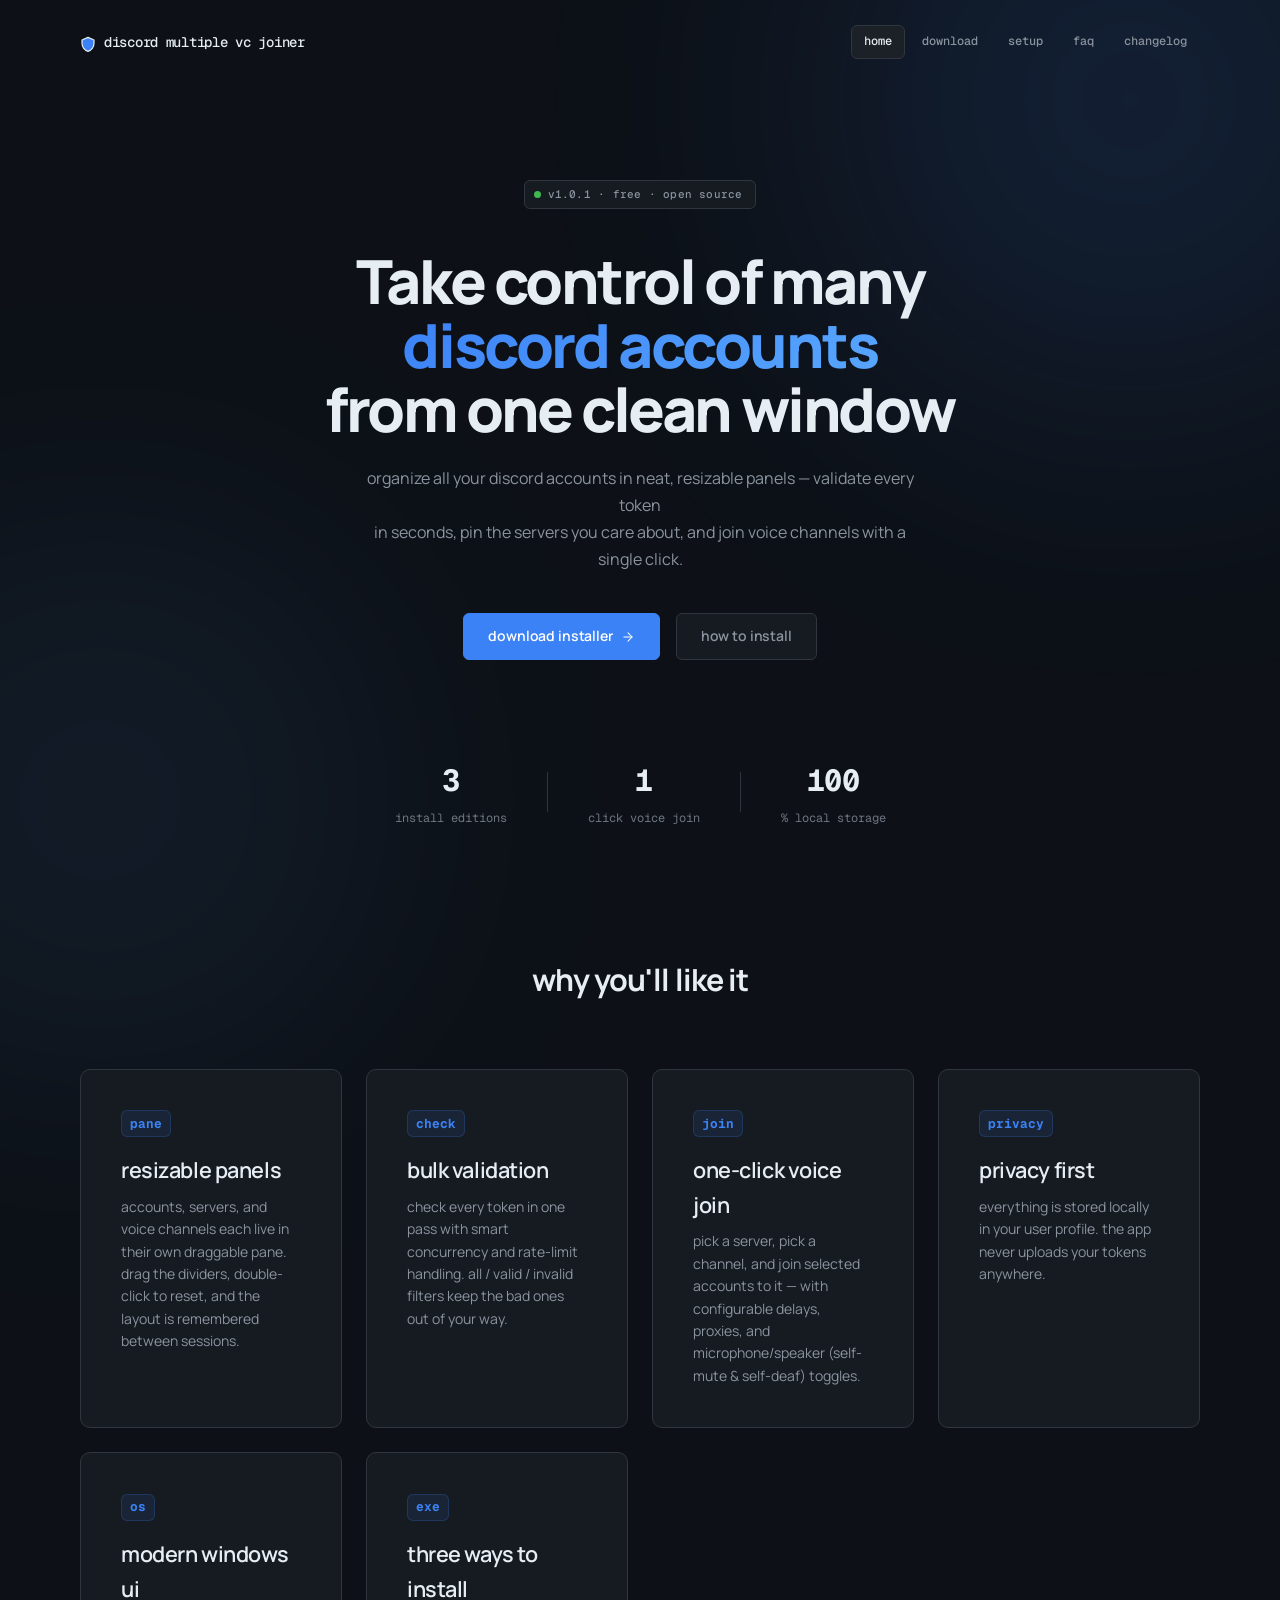
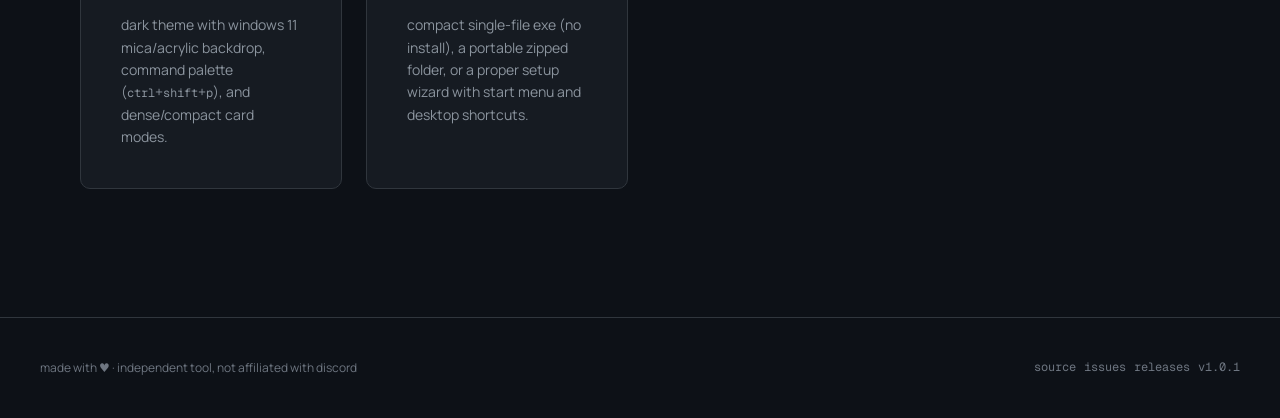
<file: docs/index.html>
<!DOCTYPE html>
<html lang="en">
<head>
<meta charset="utf-8">
<meta name="viewport" content="width=device-width, initial-scale=1">
<title>discord multiple vc joiner — join many voice channels from one window</title>
<meta name="description" content="Discord Multiple VC Joiner — a free, offline-first Windows desktop tool to join multiple Discord voice channels in bulk. Download the compact, portable, or installer edition.">
<link rel="icon" type="image/svg+xml" href="../assets/icon.svg">
<link rel="icon" type="image/png" sizes="32x32" href="../assets/icon-32.png">
<link rel="icon" type="image/png" sizes="16x16" href="../assets/icon-16.png">
<link rel="preconnect" href="https://fonts.googleapis.com">
<link rel="preconnect" href="https://fonts.gstatic.com" crossorigin>
<link href="https://fonts.googleapis.com/css2?family=Geist+Mono:wght@400;500;700&family=Manrope:wght@300;400;500;600;700;800&display=swap" rel="stylesheet">
<style>
    :root{--bg:#0d1117;--bg-card:#161b22;--bg-hover:#1c2128;--border:#30363d;--border-light:#484f58;--text:#e6edf3;--text-muted:#8b949e;--text-dim:#6e7681;--accent:#3B82F6;--accent-glow:rgba(59,130,246,.3);--accent-2:#58a6ff;--success:#3fb950;--warning:#d29922;--ff-body:'Manrope',system-ui,sans-serif;--ff-mono:'Geist Mono','SF Mono',monospace;--fs-hero:clamp(2.2rem,6vw,3.8rem);--fs-h1:clamp(1.8rem,4vw,2.6rem);--fs-h2:clamp(1.4rem,3vw,1.9rem);--fs-h3:clamp(1.1rem,2vw,1.35rem);--fs-body:1rem;--fs-small:.875rem;--fs-xs:.75rem;--fs-mono:.8rem;--fw-light:300;--fw-regular:400;--fw-medium:500;--fw-semi:600;--fw-bold:700;--fw-extra:800;--space-xs:.25rem;--space-sm:.5rem;--space-md:1rem;--space-lg:1.5rem;--space-xl:2.5rem;--space-2xl:4rem;--space-3xl:6rem;--radius-sm:6px;--radius-md:10px;--radius-full:9999px;--ease:cubic-bezier(.4,0,.2,1);--duration:.3s}
    *,*::before,*::after{box-sizing:border-box;margin:0;padding:0}html{scroll-behavior:smooth;-webkit-font-smoothing:antialiased}
    body{font-family:var(--ff-body);font-size:var(--fs-body);color:var(--text);background:var(--bg);min-height:100vh;overflow-x:hidden;line-height:1.6}
    a{color:inherit;text-decoration:none}
    .glow{position:fixed;border-radius:50%;filter:blur(140px);opacity:.25;pointer-events:none;z-index:0}
    .glow-1{width:600px;height:600px;background:var(--accent);top:-200px;right:-150px;opacity:.15}
    .glow-2{width:500px;height:500px;background:var(--accent-2);bottom:-150px;left:-150px;opacity:.1}
    .landing{position:relative;min-height:100vh}
    .nav{position:relative;z-index:10;display:flex;align-items:center;justify-content:space-between;padding:var(--space-lg) var(--space-xl);max-width:1200px;margin:0 auto}
    .logo{display:flex;align-items:center;gap:var(--space-sm)}
    .logo-icon{font-size:1.4rem;color:var(--accent)}
    .logo-text{font-family:var(--ff-mono);font-size:var(--fs-small);font-weight:var(--fw-medium);letter-spacing:-.02em;text-transform:lowercase}
    .nav-links{display:flex;gap:var(--space-xs)}
    .nav-link{font-family:var(--ff-mono);font-size:var(--fs-xs);font-weight:var(--fw-medium);color:var(--text-muted);text-transform:lowercase;padding:.4rem .75rem;border-radius:var(--radius-sm);border:1px solid transparent;transition:all var(--duration) var(--ease)}
    .nav-link:hover,.nav-link.active{color:var(--text);background:var(--bg-hover);border-color:var(--border)}
    .btn{display:inline-flex;align-items:center;gap:var(--space-sm);padding:.7rem 1.5rem;border-radius:var(--radius-sm);font-family:var(--ff-body);font-size:var(--fs-small);font-weight:var(--fw-semi);letter-spacing:-.01em;transition:all var(--duration) var(--ease)}
    .btn-primary{background:var(--accent);color:#fff;border:1px solid var(--accent)}
    .btn-primary:hover{background:#2563eb;border-color:#2563eb;transform:translateY(-1px);box-shadow:0 4px 20px var(--accent-glow)}
    .btn-ghost{border:1px solid var(--border);color:var(--text-muted);background:var(--bg-card)}
    .btn-ghost:hover{border-color:var(--border-light);color:var(--text);background:var(--bg-hover)}
    .btn-arrow{transition:transform var(--duration) var(--ease)}.btn:hover .btn-arrow{transform:translateX(3px)}
    .hero{position:relative;z-index:1;max-width:1200px;margin:0 auto;padding:var(--space-3xl) var(--space-xl) var(--space-2xl);text-align:center}
    .badge{display:inline-flex;align-items:center;gap:.4rem;padding:.3rem .8rem .3rem .6rem;background:var(--bg-card);border:1px solid var(--border);border-radius:var(--radius-sm);margin-bottom:var(--space-xl)}
    .badge-dot{width:7px;height:7px;border-radius:50%;background:var(--success);animation:pulse 2s infinite}
    .badge-text{font-family:var(--ff-mono);font-size:11px;font-weight:var(--fw-medium);color:var(--text-muted);text-transform:lowercase;letter-spacing:.02em}
    .hero-title{font-size:var(--fs-hero);font-weight:var(--fw-extra);line-height:1.05;letter-spacing:-.04em;margin-bottom:var(--space-lg)}
    .hero-highlight{background:linear-gradient(135deg,var(--accent),var(--accent-2));-webkit-background-clip:text;-webkit-text-fill-color:transparent;background-clip:text}
    .hero-subtitle{font-size:var(--fs-body);color:var(--text-muted);max-width:560px;margin:0 auto var(--space-xl);line-height:1.7}
    .hero-actions{display:flex;align-items:center;justify-content:center;gap:var(--space-md);margin-bottom:var(--space-3xl);flex-wrap:wrap}
    .hero-stats{display:flex;align-items:center;justify-content:center;gap:var(--space-xl);flex-wrap:wrap}
    .stat{display:flex;flex-direction:column;align-items:center}
    .stat-number{font-family:var(--ff-mono);font-size:var(--fs-h2);font-weight:var(--fw-bold);letter-spacing:-.03em}
    .stat-label{font-family:var(--ff-mono);font-size:var(--fs-xs);color:var(--text-dim);text-transform:lowercase;margin-top:var(--space-xs)}
    .stat-divider{width:1px;height:40px;background:var(--border)}
    .section{position:relative;z-index:1;max-width:1200px;margin:0 auto;padding:var(--space-2xl) var(--space-xl)}
    .section-title{font-size:var(--fs-h2);font-weight:var(--fw-bold);letter-spacing:-.03em;text-align:center;margin-bottom:var(--space-2xl)}
    .grid{display:grid;grid-template-columns:repeat(auto-fit,minmax(260px,1fr));gap:var(--space-lg)}
    .card{background:var(--bg-card);border:1px solid var(--border);border-radius:var(--radius-md);padding:var(--space-xl);transition:border-color var(--duration) var(--ease),transform var(--duration) var(--ease)}
    .card:hover{border-color:var(--accent);transform:translateY(-2px)}
    .card-title{font-size:var(--fs-h3);font-weight:var(--fw-semi);letter-spacing:-.02em;margin-bottom:var(--space-sm)}
    .card-desc{font-size:var(--fs-small);color:var(--text-muted);line-height:1.6}
    .card-monotag{font-family:var(--ff-mono);font-size:var(--fs-mono);font-weight:var(--fw-bold);color:var(--accent);margin-bottom:var(--space-md);display:inline-block;padding:.15rem .5rem;background:rgba(59,130,246,.1);border:1px solid rgba(59,130,246,.2);border-radius:var(--radius-sm)}
    .footer{position:relative;z-index:1;padding:var(--space-xl);border-top:1px solid var(--border);margin-top:var(--space-2xl)}
    .footer-inner{max-width:1200px;margin:0 auto;display:flex;justify-content:space-between;align-items:center;gap:var(--space-sm);flex-wrap:wrap}
    .footer-text{font-size:var(--fs-xs);color:var(--text-dim)}
    .footer-mono{font-family:var(--ff-mono);font-size:var(--fs-xs);color:var(--text-dim)}
    .footer-links{display:flex;gap:var(--space-sm)}
    .footer-links a{font-family:var(--ff-mono);font-size:var(--fs-xs);color:var(--text-dim);transition:color var(--duration) var(--ease);text-transform:lowercase}
    .footer-links a:hover{color:var(--accent)}
    @keyframes pulse{0%,100%{opacity:1}50%{opacity:.4}}
    @media(max-width:768px){.nav{padding:var(--space-md);flex-direction:column;gap:var(--space-sm)}.nav-links{flex-wrap:wrap;justify-content:center}.hero{padding:var(--space-2xl) var(--space-md) var(--space-xl)}.hero-stats{gap:var(--space-md)}.hero-actions{flex-direction:column}.grid{grid-template-columns:1fr}.footer-inner{flex-direction:column;text-align:center}}
    .icon-sm{width:16px;height:16px;flex-shrink:0;display:inline-block;vertical-align:middle}
    .icon-xs{width:14px;height:14px;flex-shrink:0;display:inline-block;vertical-align:middle}
    .icon-lg{width:48px;height:48px;margin-bottom:var(--space-md)}
</style>
</head>
<body>
<div class="landing">
    <div class="glow glow-1"></div>
    <div class="glow glow-2"></div>

    <nav class="nav">
        <div class="logo">
            <span class="logo-icon"><svg class="icon-sm" viewBox="0 0 24 24" fill="none" xmlns="http://www.w3.org/2000/svg"><path d="M12 2L3 6V11C3 16.55 6.84 21.74 12 23C17.16 21.74 21 16.55 21 11V6L12 2Z" fill="#3B82F6" stroke="#e6edf3" stroke-width="1.8" stroke-linejoin="round"/></svg></span>
            <span class="logo-text">discord multiple vc joiner</span>
        </div>
        <div class="nav-links">
            <a href="index.html" class="nav-link active">home</a>
            <a href="download.html" class="nav-link">download</a>
            <a href="setup.html" class="nav-link">setup</a>
            <a href="faq.html" class="nav-link">faq</a>
            <a href="changelog.html" class="nav-link">changelog</a>
        </div>
    </nav>

    <main class="hero">
        <div class="badge">
            <span class="badge-dot"></span>
            <span class="badge-text">v1.0.1 &middot; free &middot; open source</span>
        </div>

        <h1 class="hero-title">
            Take control of many<br>
            <span class="hero-highlight">discord accounts</span><br>
            from one clean window
        </h1>

        <p class="hero-subtitle">
            organize all your discord accounts in neat, resizable panels — validate every token<br>
            in seconds, pin the servers you care about, and join voice channels with a single click.
        </p>

        <div class="hero-actions">
            <a href="download.html" class="btn btn-primary">
                download installer <svg class="icon-xs btn-arrow" viewBox="0 0 24 24" fill="none" xmlns="http://www.w3.org/2000/svg"><line x1="5" y1="12" x2="19" y2="12" stroke="currentColor" stroke-width="1.8" stroke-linecap="round"/><polyline points="12 5 19 12 12 19" stroke="currentColor" stroke-width="1.8" stroke-linecap="round" stroke-linejoin="round"/></svg>
            </a>
            <a href="setup.html" class="btn btn-ghost">how to install</a>
        </div>

        <div class="hero-stats">
            <div class="stat">
                <span class="stat-number">3</span>
                <span class="stat-label">install editions</span>
            </div>
            <div class="stat-divider"></div>
            <div class="stat">
                <span class="stat-number">1</span>
                <span class="stat-label">click voice join</span>
            </div>
            <div class="stat-divider"></div>
            <div class="stat">
                <span class="stat-number">100</span>
                <span class="stat-label">% local storage</span>
            </div>
        </div>
    </main>

    <section class="section">
        <h2 class="section-title">why you'll like it</h2>
        <div class="grid">
            <div class="card">
                <div class="card-monotag">pane</div>
                <h3 class="card-title">resizable panels</h3>
                <p class="card-desc">accounts, servers, and voice channels each live in their own draggable pane. drag the dividers, double-click to reset, and the layout is remembered between sessions.</p>
            </div>
            <div class="card">
                <div class="card-monotag">check</div>
                <h3 class="card-title">bulk validation</h3>
                <p class="card-desc">check every token in one pass with smart concurrency and rate-limit handling. all / valid / invalid filters keep the bad ones out of your way.</p>
            </div>
            <div class="card">
                <div class="card-monotag">join</div>
                <h3 class="card-title">one-click voice join</h3>
                <p class="card-desc">pick a server, pick a channel, and join selected accounts to it — with configurable delays, proxies, and microphone/speaker (self-mute &amp; self-deaf) toggles.</p>
            </div>
            <div class="card">
                <div class="card-monotag">privacy</div>
                <h3 class="card-title">privacy first</h3>
                <p class="card-desc">everything is stored locally in your user profile. the app never uploads your tokens anywhere.</p>
            </div>
            <div class="card">
                <div class="card-monotag">os</div>
                <h3 class="card-title">modern windows ui</h3>
                <p class="card-desc">dark theme with windows 11 mica/acrylic backdrop, command palette (<span style="font-family:var(--ff-mono);font-size:var(--fs-xs);color:var(--text-muted)">ctrl</span>+<span style="font-family:var(--ff-mono);font-size:var(--fs-xs);color:var(--text-muted)">shift</span>+<span style="font-family:var(--ff-mono);font-size:var(--fs-xs);color:var(--text-muted)">p</span>), and dense/compact card modes.</p>
            </div>
            <div class="card">
                <div class="card-monotag">exe</div>
                <h3 class="card-title">three ways to install</h3>
                <p class="card-desc">compact single-file exe (no install), a portable zipped folder, or a proper setup wizard with start menu and desktop shortcuts.</p>
            </div>
        </div>
    </section>

    <footer class="footer">
        <div class="footer-inner">
            <span class="footer-text">made with &#9829; &middot; independent tool, not affiliated with discord</span>
            <div class="footer-links">
                <a href="https://github.com/mnishantlabs/Discord-Multiple-VC-Joiner" target="_blank" rel="noopener">source</a>
                <a href="https://github.com/mnishantlabs/Discord-Multiple-VC-Joiner/issues" target="_blank" rel="noopener">issues</a>
                <a href="https://github.com/mnishantlabs/Discord-Multiple-VC-Joiner/releases" target="_blank" rel="noopener">releases</a>
                <span class="footer-mono">v1.0.1</span>
            </div>
        </div>
    </footer>
</div>
</body>
</html>
</file>
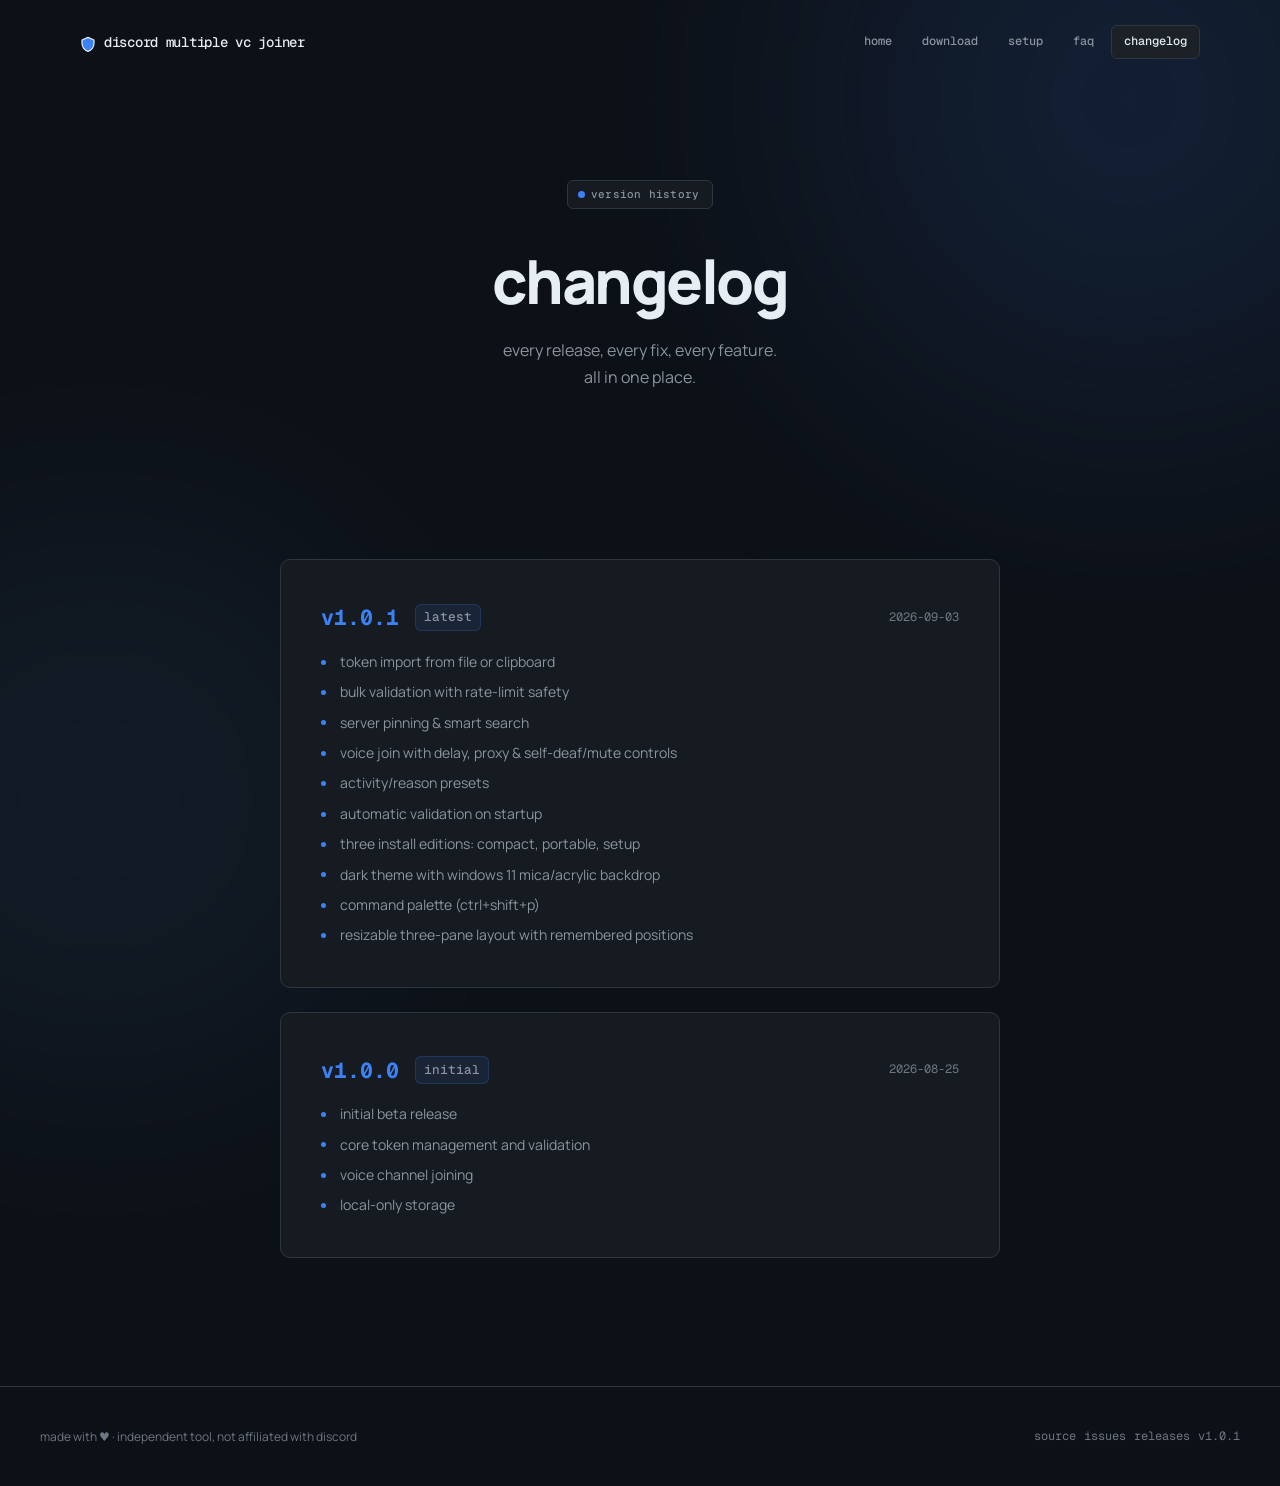
<file: docs/changelog.html>
<!DOCTYPE html>
<html lang="en">
<head>
<meta charset="utf-8">
<meta name="viewport" content="width=device-width, initial-scale=1">
<title>changelog — discord multiple vc joiner</title>
<meta name="description" content="Every release, every fix, every feature. Full version history for Discord Token Manager.">
<link rel="icon" type="image/svg+xml" href="../assets/icon.svg">
<link rel="icon" type="image/png" sizes="32x32" href="../assets/icon-32.png">
<link rel="icon" type="image/png" sizes="16x16" href="../assets/icon-16.png">
<link rel="preconnect" href="https://fonts.googleapis.com">
<link rel="preconnect" href="https://fonts.gstatic.com" crossorigin>
<link href="https://fonts.googleapis.com/css2?family=Geist+Mono:wght@400;500;700&family=Manrope:wght@300;400;500;600;700;800&display=swap" rel="stylesheet">
<style>
    :root{--bg:#0d1117;--bg-card:#161b22;--bg-hover:#1c2128;--border:#30363d;--border-light:#484f58;--text:#e6edf3;--text-muted:#8b949e;--text-dim:#6e7681;--accent:#3B82F6;--accent-glow:rgba(59,130,246,.3);--accent-2:#58a6ff;--success:#3fb950;--warning:#d29922;--ff-body:'Manrope',system-ui,sans-serif;--ff-mono:'Geist Mono','SF Mono',monospace;--fs-hero:clamp(2.2rem,6vw,3.8rem);--fs-h1:clamp(1.8rem,4vw,2.6rem);--fs-h2:clamp(1.4rem,3vw,1.9rem);--fs-h3:clamp(1.1rem,2vw,1.35rem);--fs-body:1rem;--fs-small:.875rem;--fs-xs:.75rem;--fs-mono:.8rem;--fw-light:300;--fw-regular:400;--fw-medium:500;--fw-semi:600;--fw-bold:700;--fw-extra:800;--space-xs:.25rem;--space-sm:.5rem;--space-md:1rem;--space-lg:1.5rem;--space-xl:2.5rem;--space-2xl:4rem;--space-3xl:6rem;--radius-sm:6px;--radius-md:10px;--radius-full:9999px;--ease:cubic-bezier(.4,0,.2,1);--duration:.3s}
    *,*::before,*::after{box-sizing:border-box;margin:0;padding:0}html{scroll-behavior:smooth;-webkit-font-smoothing:antialiased}
    body{font-family:var(--ff-body);font-size:var(--fs-body);color:var(--text);background:var(--bg);min-height:100vh;overflow-x:hidden;line-height:1.6}
    a{color:inherit;text-decoration:none}
    .glow{position:fixed;border-radius:50%;filter:blur(140px);opacity:.25;pointer-events:none;z-index:0}
    .glow-1{width:600px;height:600px;background:var(--accent);top:-200px;right:-150px;opacity:.15}
    .glow-2{width:500px;height:500px;background:var(--accent-2);bottom:-150px;left:-150px;opacity:.1}
    .landing{position:relative;min-height:100vh}
    .nav{position:relative;z-index:10;display:flex;align-items:center;justify-content:space-between;padding:var(--space-lg) var(--space-xl);max-width:1200px;margin:0 auto}
    .logo{display:flex;align-items:center;gap:var(--space-sm)}
    .logo-icon{font-size:1.4rem;color:var(--accent)}
    .logo-text{font-family:var(--ff-mono);font-size:var(--fs-small);font-weight:var(--fw-medium);letter-spacing:-.02em;text-transform:lowercase}
    .nav-links{display:flex;gap:var(--space-xs)}
    .nav-link{font-family:var(--ff-mono);font-size:var(--fs-xs);font-weight:var(--fw-medium);color:var(--text-muted);text-transform:lowercase;padding:.4rem .75rem;border-radius:var(--radius-sm);border:1px solid transparent;transition:all var(--duration) var(--ease)}
    .nav-link:hover,.nav-link.active{color:var(--text);background:var(--bg-hover);border-color:var(--border)}
    .hero{position:relative;z-index:1;max-width:1200px;margin:0 auto;padding:var(--space-3xl) var(--space-xl) var(--space-2xl);text-align:center}
    .badge{display:inline-flex;align-items:center;gap:.4rem;padding:.3rem .8rem .3rem .6rem;background:var(--bg-card);border:1px solid var(--border);border-radius:var(--radius-sm);margin-bottom:var(--space-xl)}
    .badge-dot{width:7px;height:7px;border-radius:50%;background:var(--accent);animation:pulse 2s infinite}
    .badge-text{font-family:var(--ff-mono);font-size:11px;font-weight:var(--fw-medium);color:var(--text-muted);text-transform:lowercase;letter-spacing:.02em}
    .hero-title{font-size:var(--fs-hero);font-weight:var(--fw-extra);line-height:1.05;letter-spacing:-.04em;margin-bottom:var(--space-lg)}
    .hero-subtitle{font-size:var(--fs-body);color:var(--text-muted);max-width:560px;margin:0 auto var(--space-xl);line-height:1.7}
    .section{position:relative;z-index:1;max-width:800px;margin:0 auto;padding:var(--space-2xl) var(--space-xl)}
    .timeline{display:flex;flex-direction:column;gap:var(--space-lg)}
    .release{background:var(--bg-card);border:1px solid var(--border);border-radius:var(--radius-md);padding:var(--space-xl);transition:border-color var(--duration) var(--ease)}
    .release:hover{border-color:var(--accent)}
    .release-header{display:flex;align-items:center;gap:var(--space-md);margin-bottom:var(--space-md);flex-wrap:wrap}
    .release-version{font-family:var(--ff-mono);font-size:var(--fs-h3);font-weight:var(--fw-bold);color:var(--accent)}
    .release-tag{font-family:var(--ff-mono);font-size:var(--fs-mono);font-weight:var(--fw-medium);color:var(--text-muted);padding:.15rem .5rem;background:rgba(59,130,246,.1);border:1px solid rgba(59,130,246,.2);border-radius:var(--radius-sm);text-transform:lowercase}
    .release-date{font-family:var(--ff-mono);font-size:var(--fs-xs);color:var(--text-dim);margin-left:auto}
    .release-changes{list-style:none;display:flex;flex-direction:column;gap:var(--space-sm)}
    .release-changes li{font-size:var(--fs-small);color:var(--text-muted);line-height:1.6;padding-left:1.2rem;position:relative}
    .release-changes li::before{content:'';position:absolute;left:0;top:.55rem;width:5px;height:5px;border-radius:50%;background:var(--accent)}
    .footer{position:relative;z-index:1;padding:var(--space-xl);border-top:1px solid var(--border);margin-top:var(--space-2xl)}
    .footer-inner{max-width:1200px;margin:0 auto;display:flex;justify-content:space-between;align-items:center;gap:var(--space-sm);flex-wrap:wrap}
    .footer-text{font-size:var(--fs-xs);color:var(--text-dim)}
    .footer-mono{font-family:var(--ff-mono);font-size:var(--fs-xs);color:var(--text-dim)}
    .footer-links{display:flex;gap:var(--space-sm)}
    .footer-links a{font-family:var(--ff-mono);font-size:var(--fs-xs);color:var(--text-dim);transition:color var(--duration) var(--ease);text-transform:lowercase}
    .footer-links a:hover{color:var(--accent)}
    @keyframes pulse{0%,100%{opacity:1}50%{opacity:.4}}
    @media(max-width:768px){.nav{padding:var(--space-md);flex-direction:column;gap:var(--space-sm)}.hero{padding:var(--space-2xl) var(--space-md) var(--space-xl)}.release-header{flex-direction:column;align-items:flex-start}.release-date{margin-left:0}.footer-inner{flex-direction:column;text-align:center}}
    .icon-sm{width:16px;height:16px;flex-shrink:0;display:inline-block;vertical-align:middle}
    .icon-xs{width:14px;height:14px;flex-shrink:0;display:inline-block;vertical-align:middle}
    .icon-lg{width:48px;height:48px;margin-bottom:var(--space-md)}
</style>
</head>
<body>
<div class="landing">
    <div class="glow glow-1"></div>
    <div class="glow glow-2"></div>

    <nav class="nav">
        <div class="logo">
            <span class="logo-icon"><svg class="icon-sm" viewBox="0 0 24 24" fill="none" xmlns="http://www.w3.org/2000/svg"><path d="M12 2L3 6V11C3 16.55 6.84 21.74 12 23C17.16 21.74 21 16.55 21 11V6L12 2Z" fill="#3B82F6" stroke="#e6edf3" stroke-width="1.8" stroke-linejoin="round"/></svg></span>
            <span class="logo-text">discord multiple vc joiner</span>
        </div>
        <div class="nav-links">
            <a href="index.html" class="nav-link">home</a>
            <a href="download.html" class="nav-link">download</a>
            <a href="setup.html" class="nav-link">setup</a>
            <a href="faq.html" class="nav-link">faq</a>
            <a href="changelog.html" class="nav-link active">changelog</a>
        </div>
    </nav>

    <main class="hero">
        <div class="badge">
            <span class="badge-dot"></span>
            <span class="badge-text">version history</span>
        </div>

        <h1 class="hero-title">changelog</h1>

        <p class="hero-subtitle">
            every release, every fix, every feature.<br>
            all in one place.
        </p>
    </main>

    <section class="section">
        <div class="timeline">
            <div class="release">
                <div class="release-header">
                    <span class="release-version">v1.0.1</span>
                    <span class="release-tag">latest</span>
                    <span class="release-date">2026-09-03</span>
                </div>
                <ul class="release-changes">
                    <li>token import from file or clipboard</li>
                    <li>bulk validation with rate-limit safety</li>
                    <li>server pinning &amp; smart search</li>
                    <li>voice join with delay, proxy &amp; self-deaf/mute controls</li>
                    <li>activity/reason presets</li>
                    <li>automatic validation on startup</li>
                    <li>three install editions: compact, portable, setup</li>
                    <li>dark theme with windows 11 mica/acrylic backdrop</li>
                    <li>command palette (ctrl+shift+p)</li>
                    <li>resizable three-pane layout with remembered positions</li>
                </ul>
            </div>

            <div class="release">
                <div class="release-header">
                    <span class="release-version">v1.0.0</span>
                    <span class="release-tag">initial</span>
                    <span class="release-date">2026-08-25</span>
                </div>
                <ul class="release-changes">
                    <li>initial beta release</li>
                    <li>core token management and validation</li>
                    <li>voice channel joining</li>
                    <li>local-only storage</li>
                </ul>
            </div>
        </div>
    </section>

    <footer class="footer">
        <div class="footer-inner">
            <span class="footer-text">made with &#9829; &middot; independent tool, not affiliated with discord</span>
            <div class="footer-links">
                <a href="https://github.com/mnishantlabs/Discord-Multiple-VC-Joiner" target="_blank" rel="noopener">source</a>
                <a href="https://github.com/mnishantlabs/Discord-Multiple-VC-Joiner/issues" target="_blank" rel="noopener">issues</a>
                <a href="https://github.com/mnishantlabs/Discord-Multiple-VC-Joiner/releases" target="_blank" rel="noopener">releases</a>
                <span class="footer-mono">v1.0.1</span>
            </div>
        </div>
    </footer>
</div>
</body>
</html>
</file>
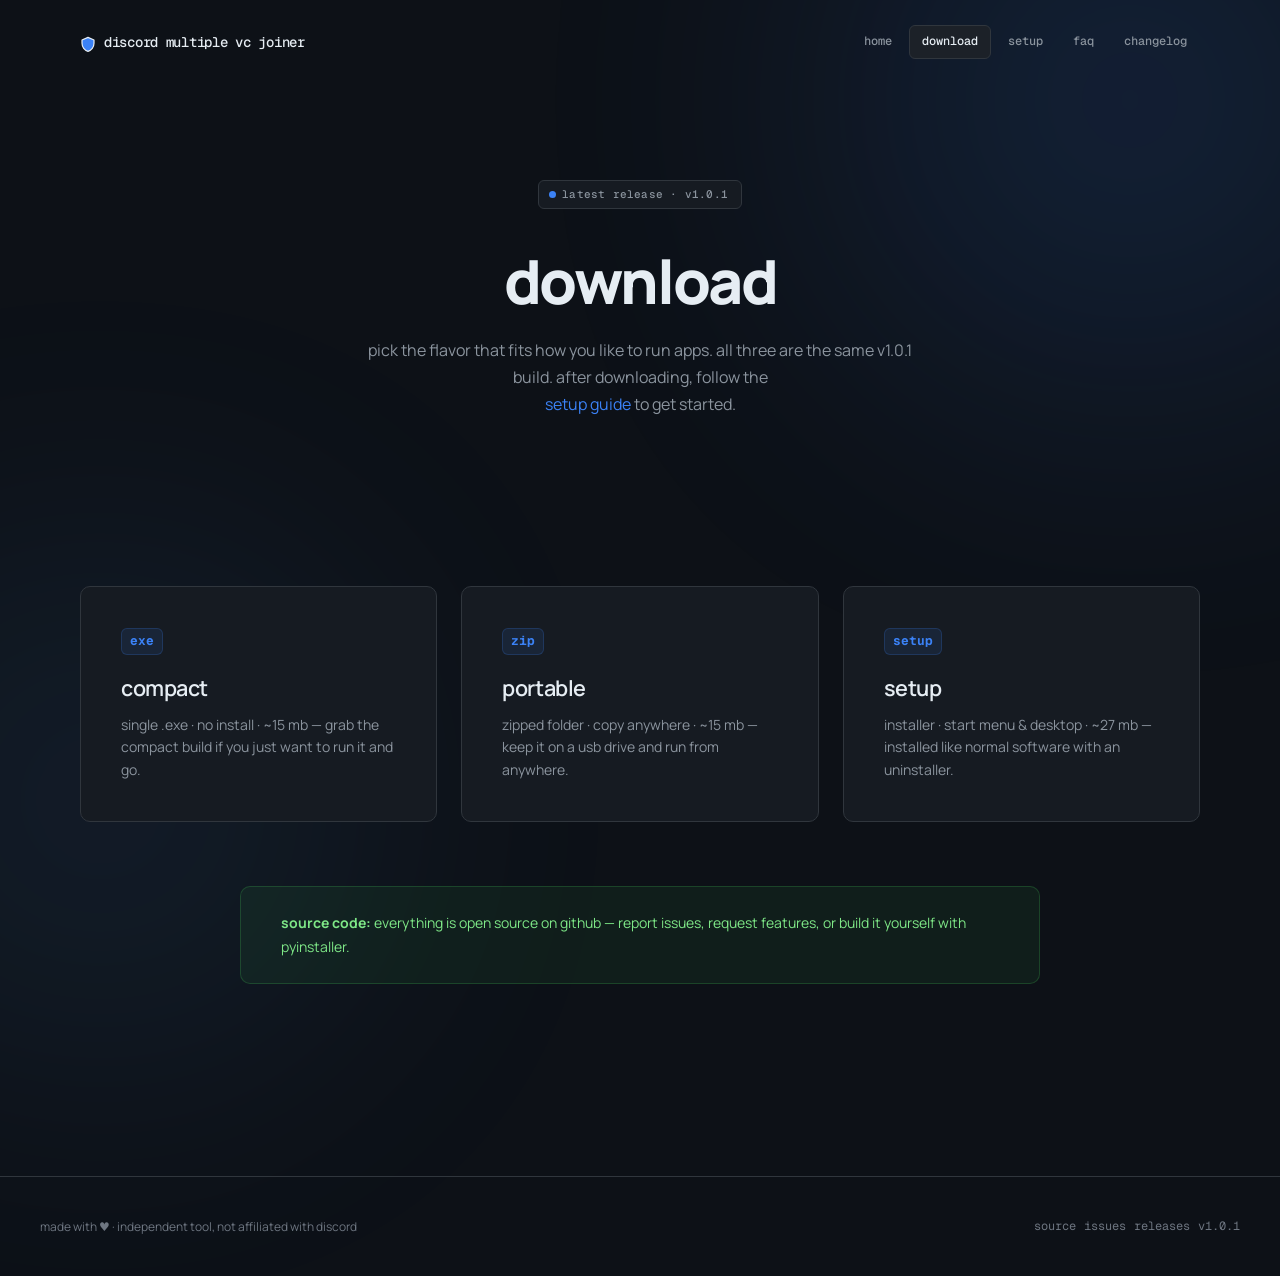
<file: docs/download.html>
<!DOCTYPE html>
<html lang="en">
<head>
<meta charset="utf-8">
<meta name="viewport" content="width=device-width, initial-scale=1">
<title>download — discord multiple vc joiner</title>
<meta name="description" content="Download Discord Token Manager as a compact exe, portable zip, or setup installer. All three are the same v1.0.1 build for Windows 10 and 11.">
<link rel="icon" type="image/svg+xml" href="../assets/icon.svg">
<link rel="icon" type="image/png" sizes="32x32" href="../assets/icon-32.png">
<link rel="icon" type="image/png" sizes="16x16" href="../assets/icon-16.png">
<link rel="preconnect" href="https://fonts.googleapis.com">
<link rel="preconnect" href="https://fonts.gstatic.com" crossorigin>
<link href="https://fonts.googleapis.com/css2?family=Geist+Mono:wght@400;500;700&family=Manrope:wght@300;400;500;600;700;800&display=swap" rel="stylesheet">
<style>
    :root{--bg:#0d1117;--bg-card:#161b22;--bg-hover:#1c2128;--border:#30363d;--border-light:#484f58;--text:#e6edf3;--text-muted:#8b949e;--text-dim:#6e7681;--accent:#3B82F6;--accent-glow:rgba(59,130,246,.3);--accent-2:#58a6ff;--success:#3fb950;--warning:#d29922;--ff-body:'Manrope',system-ui,sans-serif;--ff-mono:'Geist Mono','SF Mono',monospace;--fs-hero:clamp(2.2rem,6vw,3.8rem);--fs-h1:clamp(1.8rem,4vw,2.6rem);--fs-h2:clamp(1.4rem,3vw,1.9rem);--fs-h3:clamp(1.1rem,2vw,1.35rem);--fs-body:1rem;--fs-small:.875rem;--fs-xs:.75rem;--fs-mono:.8rem;--fw-light:300;--fw-regular:400;--fw-medium:500;--fw-semi:600;--fw-bold:700;--fw-extra:800;--space-xs:.25rem;--space-sm:.5rem;--space-md:1rem;--space-lg:1.5rem;--space-xl:2.5rem;--space-2xl:4rem;--space-3xl:6rem;--radius-sm:6px;--radius-md:10px;--radius-full:9999px;--ease:cubic-bezier(.4,0,.2,1);--duration:.3s}
    *,*::before,*::after{box-sizing:border-box;margin:0;padding:0}html{scroll-behavior:smooth;-webkit-font-smoothing:antialiased}
    body{font-family:var(--ff-body);font-size:var(--fs-body);color:var(--text);background:var(--bg);min-height:100vh;overflow-x:hidden;line-height:1.6}
    a{color:inherit;text-decoration:none}
    .glow{position:fixed;border-radius:50%;filter:blur(140px);opacity:.25;pointer-events:none;z-index:0}
    .glow-1{width:600px;height:600px;background:var(--accent);top:-200px;right:-150px;opacity:.15}
    .glow-2{width:500px;height:500px;background:var(--accent-2);bottom:-150px;left:-150px;opacity:.1}
    .landing{position:relative;min-height:100vh}
    .nav{position:relative;z-index:10;display:flex;align-items:center;justify-content:space-between;padding:var(--space-lg) var(--space-xl);max-width:1200px;margin:0 auto}
    .logo{display:flex;align-items:center;gap:var(--space-sm)}
    .logo-icon{font-size:1.4rem;color:var(--accent)}
    .logo-text{font-family:var(--ff-mono);font-size:var(--fs-small);font-weight:var(--fw-medium);letter-spacing:-.02em;text-transform:lowercase}
    .nav-links{display:flex;gap:var(--space-xs)}
    .nav-link{font-family:var(--ff-mono);font-size:var(--fs-xs);font-weight:var(--fw-medium);color:var(--text-muted);text-transform:lowercase;padding:.4rem .75rem;border-radius:var(--radius-sm);border:1px solid transparent;transition:all var(--duration) var(--ease)}
    .nav-link:hover,.nav-link.active{color:var(--text);background:var(--bg-hover);border-color:var(--border)}
    .hero{position:relative;z-index:1;max-width:1200px;margin:0 auto;padding:var(--space-3xl) var(--space-xl) var(--space-2xl);text-align:center}
    .badge{display:inline-flex;align-items:center;gap:.4rem;padding:.3rem .8rem .3rem .6rem;background:var(--bg-card);border:1px solid var(--border);border-radius:var(--radius-sm);margin-bottom:var(--space-xl)}
    .badge-dot{width:7px;height:7px;border-radius:50%;background:var(--accent);animation:pulse 2s infinite}
    .badge-text{font-family:var(--ff-mono);font-size:11px;font-weight:var(--fw-medium);color:var(--text-muted);text-transform:lowercase;letter-spacing:.02em}
    .hero-title{font-size:var(--fs-hero);font-weight:var(--fw-extra);line-height:1.05;letter-spacing:-.04em;margin-bottom:var(--space-lg)}
    .hero-subtitle{font-size:var(--fs-body);color:var(--text-muted);max-width:560px;margin:0 auto var(--space-xl);line-height:1.7}
    .btn{display:inline-flex;align-items:center;gap:var(--space-sm);padding:.7rem 1.5rem;border-radius:var(--radius-sm);font-family:var(--ff-body);font-size:var(--fs-small);font-weight:var(--fw-semi);letter-spacing:-.01em;transition:all var(--duration) var(--ease)}
    .btn-primary{background:var(--accent);color:#fff;border:1px solid var(--accent)}
    .btn-primary:hover{background:#2563eb;border-color:#2563eb;transform:translateY(-1px);box-shadow:0 4px 20px var(--accent-glow)}
    .btn-ghost{border:1px solid var(--border);color:var(--text-muted);background:var(--bg-card)}
    .btn-ghost:hover{border-color:var(--border-light);color:var(--text);background:var(--bg-hover)}
    .btn-arrow{transition:transform var(--duration) var(--ease)}.btn:hover .btn-arrow{transform:translateX(3px)}
    .section{position:relative;z-index:1;max-width:1200px;margin:0 auto;padding:var(--space-2xl) var(--space-xl)}
    .section-title{font-size:var(--fs-h3);font-weight:var(--fw-bold);letter-spacing:-.02em;text-align:center;margin-bottom:var(--space-lg);color:var(--text)}
    .dl-grid{display:grid;grid-template-columns:repeat(auto-fit,minmax(280px,1fr));gap:var(--space-lg)}
    .step{background:var(--bg-card);border:1px solid var(--border);border-radius:var(--radius-md);padding:var(--space-xl);transition:border-color var(--duration) var(--ease),transform var(--duration) var(--ease)}
    .step:hover{border-color:var(--accent);transform:translateY(-2px)}
    .step-number{font-family:var(--ff-mono);font-size:var(--fs-mono);font-weight:var(--fw-bold);color:var(--accent);margin-bottom:var(--space-md);display:inline-block;padding:.15rem .5rem;background:rgba(59,130,246,.1);border:1px solid rgba(59,130,246,.2);border-radius:var(--radius-sm)}
    .step-title{font-size:var(--fs-h3);font-weight:var(--fw-semi);letter-spacing:-.02em;margin-bottom:var(--space-sm)}
    .step-desc{font-size:var(--fs-small);color:var(--text-muted);line-height:1.6}
    .notice{position:relative;z-index:1;max-width:800px;margin:var(--space-2xl) auto;padding:var(--space-lg) var(--space-xl);background:rgba(63,185,80,.08);border:1px solid rgba(63,185,80,.25);border-radius:var(--radius-md);font-size:var(--fs-small);color:#7ee787;line-height:1.7}
    .footer{position:relative;z-index:1;padding:var(--space-xl);border-top:1px solid var(--border);margin-top:var(--space-2xl)}
    .footer-inner{max-width:1200px;margin:0 auto;display:flex;justify-content:space-between;align-items:center;gap:var(--space-sm);flex-wrap:wrap}
    .footer-text{font-size:var(--fs-xs);color:var(--text-dim)}
    .footer-mono{font-family:var(--ff-mono);font-size:var(--fs-xs);color:var(--text-dim)}
    .footer-links{display:flex;gap:var(--space-sm)}
    .footer-links a{font-family:var(--ff-mono);font-size:var(--fs-xs);color:var(--text-dim);transition:color var(--duration) var(--ease);text-transform:lowercase}
    .footer-links a:hover{color:var(--accent)}
    @keyframes pulse{0%,100%{opacity:1}50%{opacity:.4}}
    @media(max-width:768px){.nav{padding:var(--space-md);flex-direction:column;gap:var(--space-sm)}.hero{padding:var(--space-2xl) var(--space-md) var(--space-xl)}.dl-grid{grid-template-columns:1fr}.footer-inner{flex-direction:column;text-align:center}}
    .icon-sm{width:16px;height:16px;flex-shrink:0;display:inline-block;vertical-align:middle}
    .icon-xs{width:14px;height:14px;flex-shrink:0;display:inline-block;vertical-align:middle}
    .icon-lg{width:48px;height:48px;margin-bottom:var(--space-md)}
</style>
</head>
<body>
<div class="landing">
    <div class="glow glow-1"></div>
    <div class="glow glow-2"></div>

    <nav class="nav">
        <div class="logo">
            <span class="logo-icon"><svg class="icon-sm" viewBox="0 0 24 24" fill="none" xmlns="http://www.w3.org/2000/svg"><path d="M12 2L3 6V11C3 16.55 6.84 21.74 12 23C17.16 21.74 21 16.55 21 11V6L12 2Z" fill="#3B82F6" stroke="#e6edf3" stroke-width="1.8" stroke-linejoin="round"/></svg></span>
            <span class="logo-text">discord multiple vc joiner</span>
        </div>
        <div class="nav-links">
            <a href="index.html" class="nav-link">home</a>
            <a href="download.html" class="nav-link active">download</a>
            <a href="setup.html" class="nav-link">setup</a>
            <a href="faq.html" class="nav-link">faq</a>
            <a href="changelog.html" class="nav-link">changelog</a>
        </div>
    </nav>

    <main class="hero">
        <div class="badge">
            <span class="badge-dot"></span>
            <span class="badge-text">latest release &middot; v1.0.1</span>
        </div>

        <h1 class="hero-title">download</h1>

        <p class="hero-subtitle">
            pick the flavor that fits how you like to run apps. all three are the same v1.0.1 build. after downloading, follow the<br>
            <a href="setup.html" style="color:var(--accent)">setup guide</a> to get started.
        </p>
    </main>

    <section class="section">
        <div class="dl-grid">
            <a href="https://github.com/mnishantlabs/Discord-Multiple-VC-Joiner/releases/download/v1.0.1/DiscordTokenManager-compact.exe" class="step">
                <div class="step-number">exe</div>
                <h3 class="step-title">compact</h3>
                <p class="step-desc">single .exe &middot; no install &middot; ~15 mb — grab the compact build if you just want to run it and go.</p>
            </a>
            <a href="https://github.com/mnishantlabs/Discord-Multiple-VC-Joiner/releases/download/v1.0.1/DiscordTokenManager-portable.zip" class="step">
                <div class="step-number">zip</div>
                <h3 class="step-title">portable</h3>
                <p class="step-desc">zipped folder &middot; copy anywhere &middot; ~15 mb — keep it on a usb drive and run from anywhere.</p>
            </a>
            <a href="https://github.com/mnishantlabs/Discord-Multiple-VC-Joiner/releases/download/v1.0.1/DiscordTokenManager-setup.exe" class="step">
                <div class="step-number">setup</div>
                <h3 class="step-title">setup</h3>
                <p class="step-desc">installer &middot; start menu &amp; desktop &middot; ~27 mb — installed like normal software with an uninstaller.</p>
            </a>
        </div>
        <div class="notice">
            <strong>source code:</strong> everything is open source on <a href="https://github.com/mnishantlabs/Discord-Multiple-VC-Joiner" style="color:#7ee787" target="_blank" rel="noopener">github</a> — report issues, request features, or build it yourself with pyinstaller.
        </div>
    </section>

    <footer class="footer">
        <div class="footer-inner">
            <span class="footer-text">made with &#9829; &middot; independent tool, not affiliated with discord</span>
            <div class="footer-links">
                <a href="https://github.com/mnishantlabs/Discord-Multiple-VC-Joiner" target="_blank" rel="noopener">source</a>
                <a href="https://github.com/mnishantlabs/Discord-Multiple-VC-Joiner/issues" target="_blank" rel="noopener">issues</a>
                <a href="https://github.com/mnishantlabs/Discord-Multiple-VC-Joiner/releases" target="_blank" rel="noopener">releases</a>
                <span class="footer-mono">v1.0.1</span>
            </div>
        </div>
    </footer>
</div>
</body>
</html>
</file>
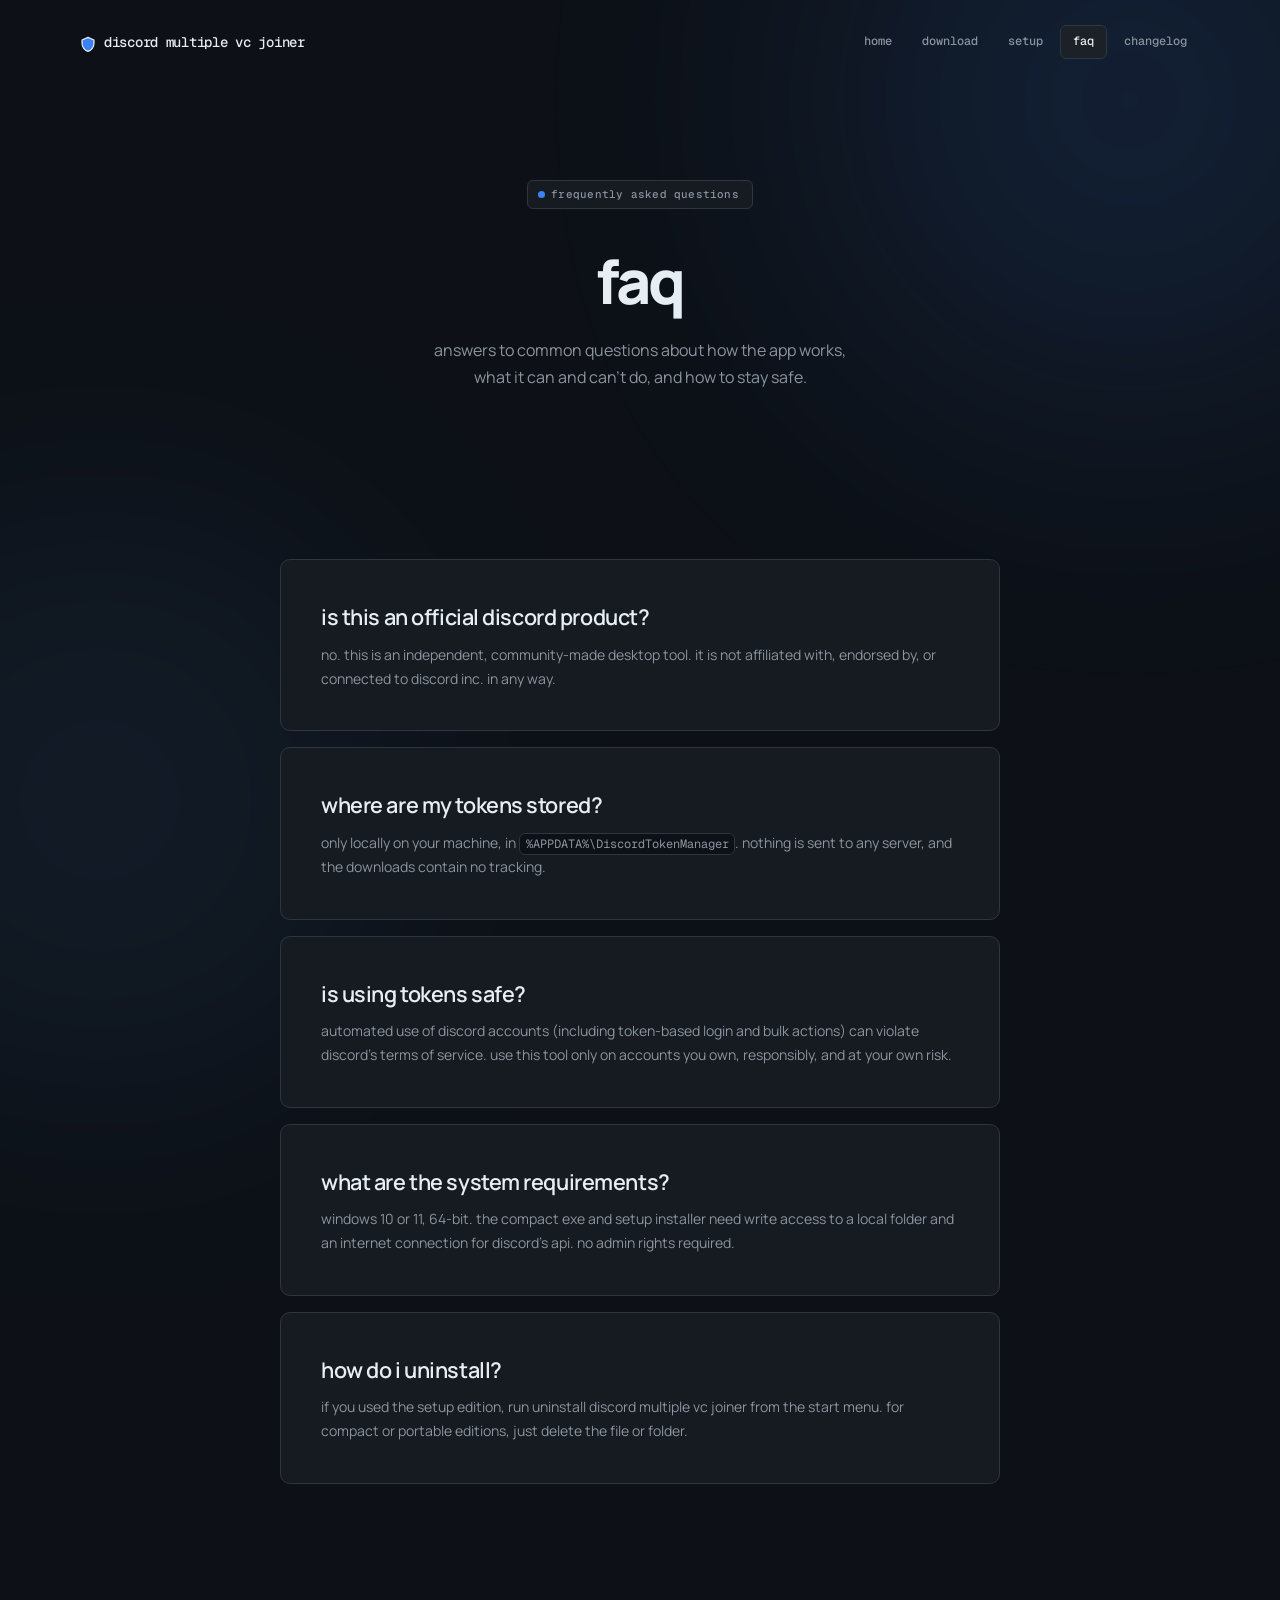
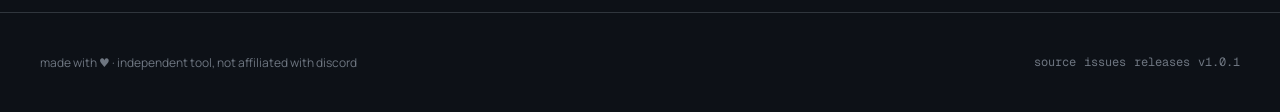
<file: docs/faq.html>
<!DOCTYPE html>
<html lang="en">
<head>
<meta charset="utf-8">
<meta name="viewport" content="width=device-width, initial-scale=1">
<title>faq — discord multiple vc joiner</title>
<meta name="description" content="Frequently asked questions about Discord Token Manager — safety, storage, system requirements, uninstallation, and more.">
<link rel="icon" type="image/svg+xml" href="../assets/icon.svg">
<link rel="icon" type="image/png" sizes="32x32" href="../assets/icon-32.png">
<link rel="icon" type="image/png" sizes="16x16" href="../assets/icon-16.png">
<link rel="preconnect" href="https://fonts.googleapis.com">
<link rel="preconnect" href="https://fonts.gstatic.com" crossorigin>
<link href="https://fonts.googleapis.com/css2?family=Geist+Mono:wght@400;500;700&family=Manrope:wght@300;400;500;600;700;800&display=swap" rel="stylesheet">
<style>
    :root{--bg:#0d1117;--bg-card:#161b22;--bg-hover:#1c2128;--border:#30363d;--border-light:#484f58;--text:#e6edf3;--text-muted:#8b949e;--text-dim:#6e7681;--accent:#3B82F6;--accent-glow:rgba(59,130,246,.3);--accent-2:#58a6ff;--success:#3fb950;--warning:#d29922;--ff-body:'Manrope',system-ui,sans-serif;--ff-mono:'Geist Mono','SF Mono',monospace;--fs-hero:clamp(2.2rem,6vw,3.8rem);--fs-h1:clamp(1.8rem,4vw,2.6rem);--fs-h2:clamp(1.4rem,3vw,1.9rem);--fs-h3:clamp(1.1rem,2vw,1.35rem);--fs-body:1rem;--fs-small:.875rem;--fs-xs:.75rem;--fs-mono:.8rem;--fw-light:300;--fw-regular:400;--fw-medium:500;--fw-semi:600;--fw-bold:700;--fw-extra:800;--space-xs:.25rem;--space-sm:.5rem;--space-md:1rem;--space-lg:1.5rem;--space-xl:2.5rem;--space-2xl:4rem;--space-3xl:6rem;--radius-sm:6px;--radius-md:10px;--radius-full:9999px;--ease:cubic-bezier(.4,0,.2,1);--duration:.3s}
    *,*::before,*::after{box-sizing:border-box;margin:0;padding:0}html{scroll-behavior:smooth;-webkit-font-smoothing:antialiased}
    body{font-family:var(--ff-body);font-size:var(--fs-body);color:var(--text);background:var(--bg);min-height:100vh;overflow-x:hidden;line-height:1.6}
    a{color:inherit;text-decoration:none}
    .glow{position:fixed;border-radius:50%;filter:blur(140px);opacity:.25;pointer-events:none;z-index:0}
    .glow-1{width:600px;height:600px;background:var(--accent);top:-200px;right:-150px;opacity:.15}
    .glow-2{width:500px;height:500px;background:var(--accent-2);bottom:-150px;left:-150px;opacity:.1}
    .landing{position:relative;min-height:100vh}
    .nav{position:relative;z-index:10;display:flex;align-items:center;justify-content:space-between;padding:var(--space-lg) var(--space-xl);max-width:1200px;margin:0 auto}
    .logo{display:flex;align-items:center;gap:var(--space-sm)}
    .logo-icon{font-size:1.4rem;color:var(--accent)}
    .logo-text{font-family:var(--ff-mono);font-size:var(--fs-small);font-weight:var(--fw-medium);letter-spacing:-.02em;text-transform:lowercase}
    .nav-links{display:flex;gap:var(--space-xs)}
    .nav-link{font-family:var(--ff-mono);font-size:var(--fs-xs);font-weight:var(--fw-medium);color:var(--text-muted);text-transform:lowercase;padding:.4rem .75rem;border-radius:var(--radius-sm);border:1px solid transparent;transition:all var(--duration) var(--ease)}
    .nav-link:hover,.nav-link.active{color:var(--text);background:var(--bg-hover);border-color:var(--border)}
    .hero{position:relative;z-index:1;max-width:1200px;margin:0 auto;padding:var(--space-3xl) var(--space-xl) var(--space-2xl);text-align:center}
    .badge{display:inline-flex;align-items:center;gap:.4rem;padding:.3rem .8rem .3rem .6rem;background:var(--bg-card);border:1px solid var(--border);border-radius:var(--radius-sm);margin-bottom:var(--space-xl)}
    .badge-dot{width:7px;height:7px;border-radius:50%;background:var(--accent);animation:pulse 2s infinite}
    .badge-text{font-family:var(--ff-mono);font-size:11px;font-weight:var(--fw-medium);color:var(--text-muted);text-transform:lowercase;letter-spacing:.02em}
    .hero-title{font-size:var(--fs-hero);font-weight:var(--fw-extra);line-height:1.05;letter-spacing:-.04em;margin-bottom:var(--space-lg)}
    .hero-subtitle{font-size:var(--fs-body);color:var(--text-muted);max-width:560px;margin:0 auto var(--space-xl);line-height:1.7}
    .section{position:relative;z-index:1;max-width:800px;margin:0 auto;padding:var(--space-2xl) var(--space-xl)}
    .faq-list{display:flex;flex-direction:column;gap:var(--space-md)}
    .faq-item{background:var(--bg-card);border:1px solid var(--border);border-radius:var(--radius-md);padding:var(--space-xl);transition:border-color var(--duration) var(--ease)}
    .faq-item:hover{border-color:var(--accent)}
    .faq-q{font-size:var(--fs-h3);font-weight:var(--fw-semi);letter-spacing:-.02em;margin-bottom:var(--space-sm);color:var(--text)}
    .faq-a{font-size:var(--fs-small);color:var(--text-muted);line-height:1.7}
    .footer{position:relative;z-index:1;padding:var(--space-xl);border-top:1px solid var(--border);margin-top:var(--space-2xl)}
    .footer-inner{max-width:1200px;margin:0 auto;display:flex;justify-content:space-between;align-items:center;gap:var(--space-sm);flex-wrap:wrap}
    .footer-text{font-size:var(--fs-xs);color:var(--text-dim)}
    .footer-mono{font-family:var(--ff-mono);font-size:var(--fs-xs);color:var(--text-dim)}
    .footer-links{display:flex;gap:var(--space-sm)}
    .footer-links a{font-family:var(--ff-mono);font-size:var(--fs-xs);color:var(--text-dim);transition:color var(--duration) var(--ease);text-transform:lowercase}
    .footer-links a:hover{color:var(--accent)}
    @keyframes pulse{0%,100%{opacity:1}50%{opacity:.4}}
    @media(max-width:768px){.nav{padding:var(--space-md);flex-direction:column;gap:var(--space-sm)}.hero{padding:var(--space-2xl) var(--space-md) var(--space-xl)}.footer-inner{flex-direction:column;text-align:center}}
    .icon-sm{width:16px;height:16px;flex-shrink:0;display:inline-block;vertical-align:middle}
    .icon-xs{width:14px;height:14px;flex-shrink:0;display:inline-block;vertical-align:middle}
    .icon-lg{width:48px;height:48px;margin-bottom:var(--space-md)}
</style>
</head>
<body>
<div class="landing">
    <div class="glow glow-1"></div>
    <div class="glow glow-2"></div>

    <nav class="nav">
        <div class="logo">
            <span class="logo-icon"><svg class="icon-sm" viewBox="0 0 24 24" fill="none" xmlns="http://www.w3.org/2000/svg"><path d="M12 2L3 6V11C3 16.55 6.84 21.74 12 23C17.16 21.74 21 16.55 21 11V6L12 2Z" fill="#3B82F6" stroke="#e6edf3" stroke-width="1.8" stroke-linejoin="round"/></svg></span>
            <span class="logo-text">discord multiple vc joiner</span>
        </div>
        <div class="nav-links">
            <a href="index.html" class="nav-link">home</a>
            <a href="download.html" class="nav-link">download</a>
            <a href="setup.html" class="nav-link">setup</a>
            <a href="faq.html" class="nav-link active">faq</a>
            <a href="changelog.html" class="nav-link">changelog</a>
        </div>
    </nav>

    <main class="hero">
        <div class="badge">
            <span class="badge-dot"></span>
            <span class="badge-text">frequently asked questions</span>
        </div>

        <h1 class="hero-title">faq</h1>

        <p class="hero-subtitle">
            answers to common questions about how the app works,<br>
            what it can and can't do, and how to stay safe.
        </p>
    </main>

    <section class="section">
        <div class="faq-list">
            <div class="faq-item">
                <h3 class="faq-q">is this an official discord product?</h3>
                <p class="faq-a">no. this is an independent, community-made desktop tool. it is not affiliated with, endorsed by, or connected to discord inc. in any way.</p>
            </div>
            <div class="faq-item">
                <h3 class="faq-q">where are my tokens stored?</h3>
                <p class="faq-a">only locally on your machine, in <code style="font-family:var(--ff-mono);background:var(--bg);border:1px solid var(--border);border-radius:var(--radius-sm);padding:.1rem .35rem;font-size:var(--fs-xs)">%APPDATA%\DiscordTokenManager</code>. nothing is sent to any server, and the downloads contain no tracking.</p>
            </div>
            <div class="faq-item">
                <h3 class="faq-q">is using tokens safe?</h3>
                <p class="faq-a">automated use of discord accounts (including token-based login and bulk actions) can violate discord's terms of service. use this tool only on accounts you own, responsibly, and at your own risk.</p>
            </div>
            <div class="faq-item">
                <h3 class="faq-q">what are the system requirements?</h3>
                <p class="faq-a">windows 10 or 11, 64-bit. the compact exe and setup installer need write access to a local folder and an internet connection for discord's api. no admin rights required.</p>
            </div>
            <div class="faq-item">
                <h3 class="faq-q">how do i uninstall?</h3>
                <p class="faq-a">if you used the setup edition, run uninstall discord multiple vc joiner from the start menu. for compact or portable editions, just delete the file or folder.</p>
            </div>
        </div>
    </section>

    <footer class="footer">
        <div class="footer-inner">
            <span class="footer-text">made with &#9829; &middot; independent tool, not affiliated with discord</span>
            <div class="footer-links">
                <a href="https://github.com/mnishantlabs/Discord-Multiple-VC-Joiner" target="_blank" rel="noopener">source</a>
                <a href="https://github.com/mnishantlabs/Discord-Multiple-VC-Joiner/issues" target="_blank" rel="noopener">issues</a>
                <a href="https://github.com/mnishantlabs/Discord-Multiple-VC-Joiner/releases" target="_blank" rel="noopener">releases</a>
                <span class="footer-mono">v1.0.1</span>
            </div>
        </div>
    </footer>
</div>
</body>
</html>
</file>
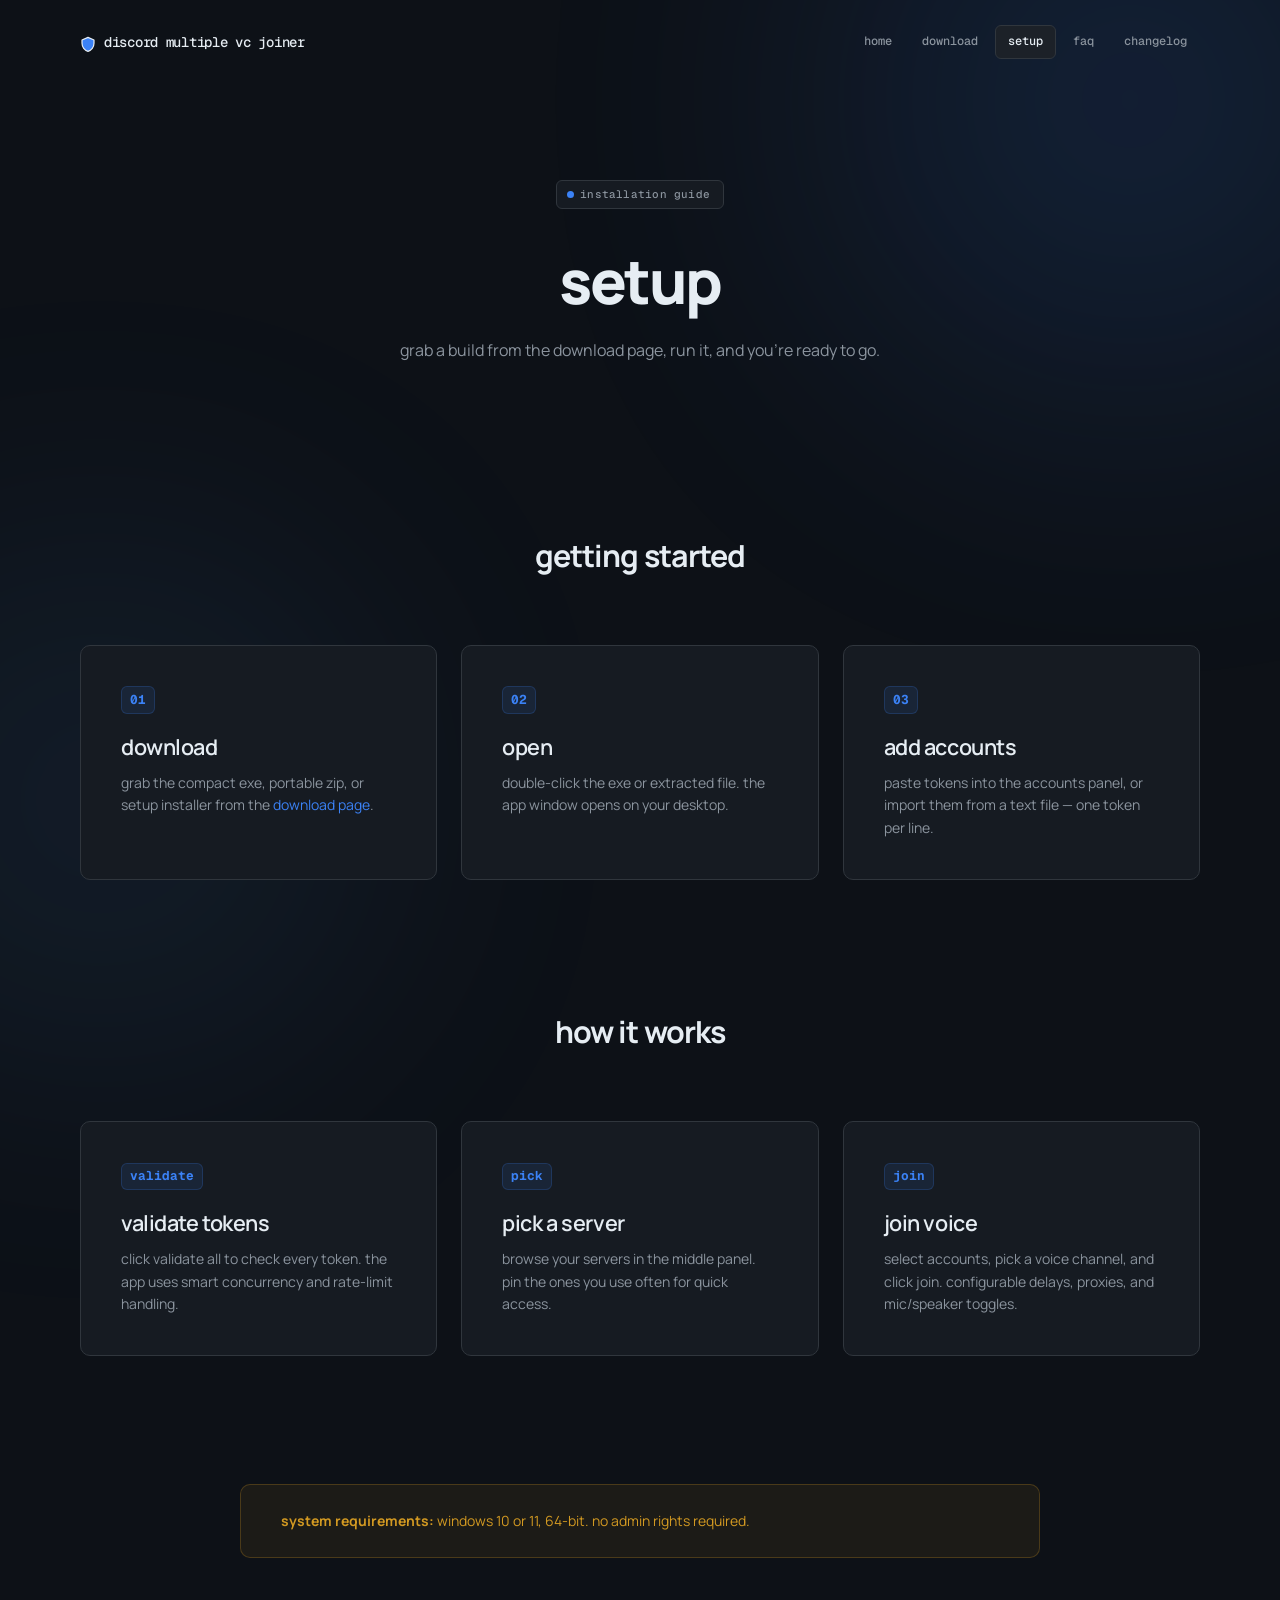
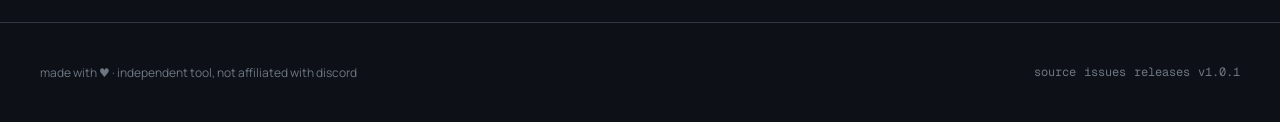
<file: docs/setup.html>
<!DOCTYPE html>
<html lang="en">
<head>
<meta charset="utf-8">
<meta name="viewport" content="width=device-width, initial-scale=1">
<title>setup — discord multiple vc joiner</title>
<meta name="description" content="Step-by-step installation guide for Discord Token Manager. Download a build, run it, and start managing your accounts in seconds.">
<link rel="icon" type="image/svg+xml" href="../assets/icon.svg">
<link rel="icon" type="image/png" sizes="32x32" href="../assets/icon-32.png">
<link rel="icon" type="image/png" sizes="16x16" href="../assets/icon-16.png">
<link rel="preconnect" href="https://fonts.googleapis.com">
<link rel="preconnect" href="https://fonts.gstatic.com" crossorigin>
<link href="https://fonts.googleapis.com/css2?family=Geist+Mono:wght@400;500;700&family=Manrope:wght@300;400;500;600;700;800&display=swap" rel="stylesheet">
<style>
    :root{--bg:#0d1117;--bg-card:#161b22;--bg-hover:#1c2128;--border:#30363d;--border-light:#484f58;--text:#e6edf3;--text-muted:#8b949e;--text-dim:#6e7681;--accent:#3B82F6;--accent-glow:rgba(59,130,246,.3);--accent-2:#58a6ff;--success:#3fb950;--warning:#d29922;--ff-body:'Manrope',system-ui,sans-serif;--ff-mono:'Geist Mono','SF Mono',monospace;--fs-hero:clamp(2.2rem,6vw,3.8rem);--fs-h1:clamp(1.8rem,4vw,2.6rem);--fs-h2:clamp(1.4rem,3vw,1.9rem);--fs-h3:clamp(1.1rem,2vw,1.35rem);--fs-body:1rem;--fs-small:.875rem;--fs-xs:.75rem;--fs-mono:.8rem;--fw-light:300;--fw-regular:400;--fw-medium:500;--fw-semi:600;--fw-bold:700;--fw-extra:800;--space-xs:.25rem;--space-sm:.5rem;--space-md:1rem;--space-lg:1.5rem;--space-xl:2.5rem;--space-2xl:4rem;--space-3xl:6rem;--radius-sm:6px;--radius-md:10px;--radius-full:9999px;--ease:cubic-bezier(.4,0,.2,1);--duration:.3s}
    *,*::before,*::after{box-sizing:border-box;margin:0;padding:0}html{scroll-behavior:smooth;-webkit-font-smoothing:antialiased}
    body{font-family:var(--ff-body);font-size:var(--fs-body);color:var(--text);background:var(--bg);min-height:100vh;overflow-x:hidden;line-height:1.6}
    a{color:inherit;text-decoration:none}
    .glow{position:fixed;border-radius:50%;filter:blur(140px);opacity:.25;pointer-events:none;z-index:0}
    .glow-1{width:600px;height:600px;background:var(--accent);top:-200px;right:-150px;opacity:.15}
    .glow-2{width:500px;height:500px;background:var(--accent-2);bottom:-150px;left:-150px;opacity:.1}
    .landing{position:relative;min-height:100vh}
    .nav{position:relative;z-index:10;display:flex;align-items:center;justify-content:space-between;padding:var(--space-lg) var(--space-xl);max-width:1200px;margin:0 auto}
    .logo{display:flex;align-items:center;gap:var(--space-sm)}
    .logo-icon{font-size:1.4rem;color:var(--accent)}
    .logo-text{font-family:var(--ff-mono);font-size:var(--fs-small);font-weight:var(--fw-medium);letter-spacing:-.02em;text-transform:lowercase}
    .nav-links{display:flex;gap:var(--space-xs)}
    .nav-link{font-family:var(--ff-mono);font-size:var(--fs-xs);font-weight:var(--fw-medium);color:var(--text-muted);text-transform:lowercase;padding:.4rem .75rem;border-radius:var(--radius-sm);border:1px solid transparent;transition:all var(--duration) var(--ease)}
    .nav-link:hover,.nav-link.active{color:var(--text);background:var(--bg-hover);border-color:var(--border)}
    .hero{position:relative;z-index:1;max-width:1200px;margin:0 auto;padding:var(--space-3xl) var(--space-xl) var(--space-2xl);text-align:center}
    .badge{display:inline-flex;align-items:center;gap:.4rem;padding:.3rem .8rem .3rem .6rem;background:var(--bg-card);border:1px solid var(--border);border-radius:var(--radius-sm);margin-bottom:var(--space-xl)}
    .badge-dot{width:7px;height:7px;border-radius:50%;background:var(--accent);animation:pulse 2s infinite}
    .badge-text{font-family:var(--ff-mono);font-size:11px;font-weight:var(--fw-medium);color:var(--text-muted);text-transform:lowercase;letter-spacing:.02em}
    .hero-title{font-size:var(--fs-hero);font-weight:var(--fw-extra);line-height:1.05;letter-spacing:-.04em;margin-bottom:var(--space-lg)}
    .hero-subtitle{font-size:var(--fs-body);color:var(--text-muted);max-width:560px;margin:0 auto var(--space-xl);line-height:1.7}
    .section{position:relative;z-index:1;max-width:1200px;margin:0 auto;padding:var(--space-2xl) var(--space-xl)}
    .section-title{font-size:var(--fs-h2);font-weight:var(--fw-bold);letter-spacing:-.03em;text-align:center;margin-bottom:var(--space-2xl)}
    .steps{display:grid;grid-template-columns:repeat(auto-fit,minmax(260px,1fr));gap:var(--space-lg)}
    .step{background:var(--bg-card);border:1px solid var(--border);border-radius:var(--radius-md);padding:var(--space-xl);transition:border-color var(--duration) var(--ease),transform var(--duration) var(--ease)}
    .step:hover{border-color:var(--accent);transform:translateY(-2px)}
    .step-number{font-family:var(--ff-mono);font-size:var(--fs-mono);font-weight:var(--fw-bold);color:var(--accent);margin-bottom:var(--space-md);display:inline-block;padding:.15rem .5rem;background:rgba(59,130,246,.1);border:1px solid rgba(59,130,246,.2);border-radius:var(--radius-sm)}
    .step-title{font-size:var(--fs-h3);font-weight:var(--fw-semi);letter-spacing:-.02em;margin-bottom:var(--space-sm)}
    .step-desc{font-size:var(--fs-small);color:var(--text-muted);line-height:1.6}
    .callout{position:relative;z-index:1;max-width:800px;margin:var(--space-2xl) auto;padding:var(--space-lg) var(--space-xl);background:rgba(210,153,34,.08);border:1px solid rgba(210,153,34,.25);border-radius:var(--radius-md);font-size:var(--fs-small);color:var(--warning);line-height:1.7}
    .footer{position:relative;z-index:1;padding:var(--space-xl);border-top:1px solid var(--border);margin-top:var(--space-2xl)}
    .footer-inner{max-width:1200px;margin:0 auto;display:flex;justify-content:space-between;align-items:center;gap:var(--space-sm);flex-wrap:wrap}
    .footer-text{font-size:var(--fs-xs);color:var(--text-dim)}
    .footer-mono{font-family:var(--ff-mono);font-size:var(--fs-xs);color:var(--text-dim)}
    .footer-links{display:flex;gap:var(--space-sm)}
    .footer-links a{font-family:var(--ff-mono);font-size:var(--fs-xs);color:var(--text-dim);transition:color var(--duration) var(--ease);text-transform:lowercase}
    .footer-links a:hover{color:var(--accent)}
    @keyframes pulse{0%,100%{opacity:1}50%{opacity:.4}}
    @media(max-width:768px){.nav{padding:var(--space-md);flex-direction:column;gap:var(--space-sm)}.hero{padding:var(--space-2xl) var(--space-md) var(--space-xl)}.steps{grid-template-columns:1fr}.footer-inner{flex-direction:column;text-align:center}}
    .icon-sm{width:16px;height:16px;flex-shrink:0;display:inline-block;vertical-align:middle}
    .icon-xs{width:14px;height:14px;flex-shrink:0;display:inline-block;vertical-align:middle}
    .icon-lg{width:48px;height:48px;margin-bottom:var(--space-md)}
</style>
</head>
<body>
<div class="landing">
    <div class="glow glow-1"></div>
    <div class="glow glow-2"></div>

    <nav class="nav">
        <div class="logo">
            <span class="logo-icon"><svg class="icon-sm" viewBox="0 0 24 24" fill="none" xmlns="http://www.w3.org/2000/svg"><path d="M12 2L3 6V11C3 16.55 6.84 21.74 12 23C17.16 21.74 21 16.55 21 11V6L12 2Z" fill="#3B82F6" stroke="#e6edf3" stroke-width="1.8" stroke-linejoin="round"/></svg></span>
            <span class="logo-text">discord multiple vc joiner</span>
        </div>
        <div class="nav-links">
            <a href="index.html" class="nav-link">home</a>
            <a href="download.html" class="nav-link">download</a>
            <a href="setup.html" class="nav-link active">setup</a>
            <a href="faq.html" class="nav-link">faq</a>
            <a href="changelog.html" class="nav-link">changelog</a>
        </div>
    </nav>

    <main class="hero">
        <div class="badge">
            <span class="badge-dot"></span>
            <span class="badge-text">installation guide</span>
        </div>

        <h1 class="hero-title">setup</h1>

        <p class="hero-subtitle">
            grab a build from the download page, run it, and you're ready to go.
        </p>
    </main>

    <section class="section">
        <h2 class="section-title">getting started</h2>
        <div class="steps">
            <div class="step">
                <div class="step-number">01</div>
                <h3 class="step-title">download</h3>
                <p class="step-desc">grab the compact exe, portable zip, or setup installer from the <a href="download.html" style="color:var(--accent)">download page</a>.</p>
            </div>
            <div class="step">
                <div class="step-number">02</div>
                <h3 class="step-title">open</h3>
                <p class="step-desc">double-click the exe or extracted file. the app window opens on your desktop.</p>
            </div>
            <div class="step">
                <div class="step-number">03</div>
                <h3 class="step-title">add accounts</h3>
                <p class="step-desc">paste tokens into the accounts panel, or import them from a text file — one token per line.</p>
            </div>
        </div>
    </section>

    <section class="section">
        <h2 class="section-title">how it works</h2>
        <div class="steps">
            <div class="step">
                <div class="step-number">validate</div>
                <h3 class="step-title">validate tokens</h3>
                <p class="step-desc">click validate all to check every token. the app uses smart concurrency and rate-limit handling.</p>
            </div>
            <div class="step">
                <div class="step-number">pick</div>
                <h3 class="step-title">pick a server</h3>
                <p class="step-desc">browse your servers in the middle panel. pin the ones you use often for quick access.</p>
            </div>
            <div class="step">
                <div class="step-number">join</div>
                <h3 class="step-title">join voice</h3>
                <p class="step-desc">select accounts, pick a voice channel, and click join. configurable delays, proxies, and mic/speaker toggles.</p>
            </div>
        </div>
    </section>

    <div class="callout">
        <strong>system requirements:</strong> windows 10 or 11, 64-bit. no admin rights required.
    </div>

    <footer class="footer">
        <div class="footer-inner">
            <span class="footer-text">made with &#9829; &middot; independent tool, not affiliated with discord</span>
            <div class="footer-links">
                <a href="https://github.com/mnishantlabs/Discord-Multiple-VC-Joiner" target="_blank" rel="noopener">source</a>
                <a href="https://github.com/mnishantlabs/Discord-Multiple-VC-Joiner/issues" target="_blank" rel="noopener">issues</a>
                <a href="https://github.com/mnishantlabs/Discord-Multiple-VC-Joiner/releases" target="_blank" rel="noopener">releases</a>
                <span class="footer-mono">v1.0.1</span>
            </div>
        </div>
    </footer>
</div>
</body>
</html>
</file>
